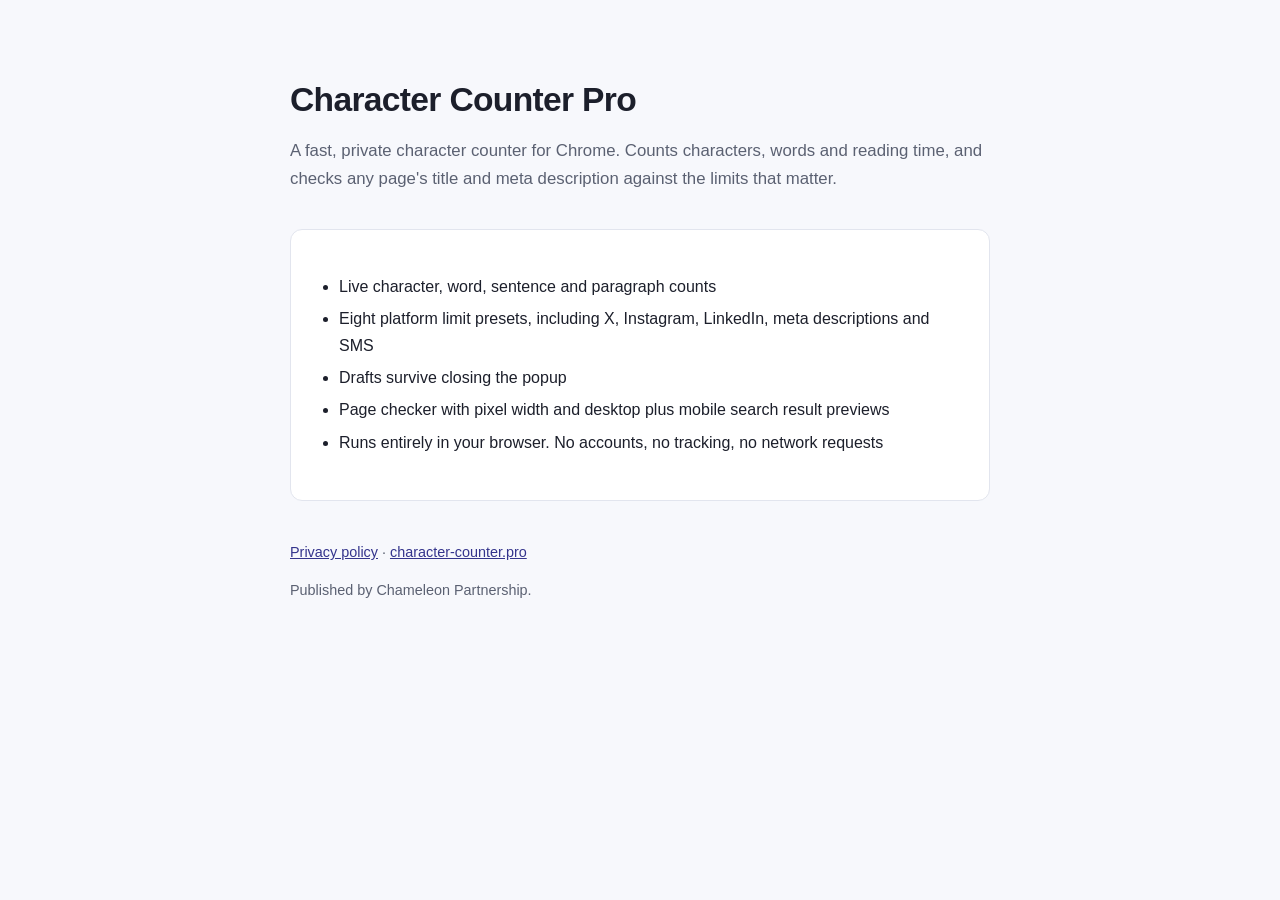
<file: docs/index.html>
<!doctype html>
<html lang="en-GB">
<head>
<meta charset="utf-8">
<meta name="viewport" content="width=device-width, initial-scale=1">
<title>Character Counter Pro | Chrome extension</title>
<style>
  :root { --text: #1c1f2b; --muted: #5b6172; --border: #e2e5ee; --accent: #34348C; }
  body { margin: 0; font-family: -apple-system, BlinkMacSystemFont, "Segoe UI", Roboto, Helvetica, Arial, sans-serif;
         color: var(--text); line-height: 1.65; background: #f7f8fc; }
  .wrap { max-width: 700px; margin: 0 auto; padding: 72px 24px; }
  h1 { font-size: 2.1rem; margin: 0 0 10px; letter-spacing: -0.02em; }
  .sub { color: var(--muted); font-size: 1.05rem; margin: 0 0 36px; }
  .card { background: #fff; border: 1px solid var(--border); border-radius: 12px; padding: 28px; }
  ul { padding-left: 20px; }
  li { margin: 6px 0; }
  a { color: var(--accent); }
  footer { margin-top: 40px; color: var(--muted); font-size: 0.9rem; }
</style>
</head>
<body>
<div class="wrap">
  <h1>Character Counter Pro</h1>
  <p class="sub">A fast, private character counter for Chrome. Counts characters, words and reading time, and checks any page's title and meta description against the limits that matter.</p>

  <div class="card">
    <ul>
      <li>Live character, word, sentence and paragraph counts</li>
      <li>Eight platform limit presets, including X, Instagram, LinkedIn, meta descriptions and SMS</li>
      <li>Drafts survive closing the popup</li>
      <li>Page checker with pixel width and desktop plus mobile search result previews</li>
      <li>Runs entirely in your browser. No accounts, no tracking, no network requests</li>
    </ul>
  </div>

  <footer>
    <p><a href="./privacy.html">Privacy policy</a> &middot; <a href="https://www.character-counter.pro">character-counter.pro</a></p>
    <p>Published by Chameleon Partnership.</p>
  </footer>
</div>
</body>
</html>
</file>
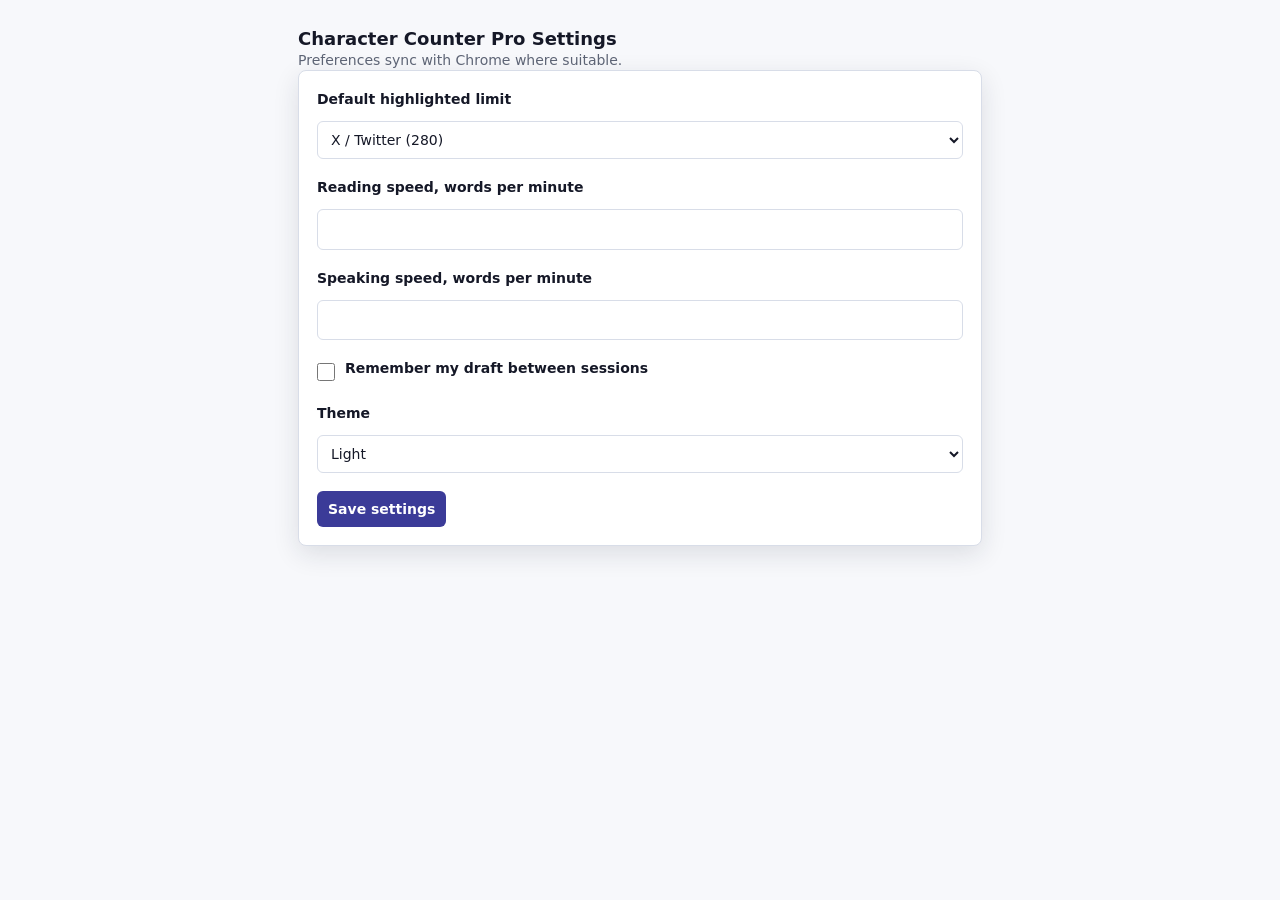
<file: options.html>
<!doctype html>
<html lang="en-GB">
<head>
  <meta charset="utf-8">
  <meta name="viewport" content="width=device-width, initial-scale=1">
  <title>Character Counter Pro Settings</title>
  <link rel="stylesheet" href="popup.css">
  <style>
    body {
      width: auto;
      min-height: 100vh;
    }

    .options-shell {
      max-width: 720px;
      margin: 0 auto;
      padding: 28px 18px;
    }

    .settings-panel {
      display: grid;
      gap: 18px;
      background: var(--panel);
      border: 1px solid var(--line);
      border-radius: 8px;
      padding: 18px;
      box-shadow: var(--shadow);
    }

    .field {
      display: grid;
      gap: 6px;
    }

    input,
    select {
      width: 100%;
      border: 1px solid var(--line);
      border-radius: 6px;
      padding: 9px;
      background: var(--panel);
      color: var(--text);
    }

    input[type="checkbox"] {
      width: 18px;
      height: 18px;
      margin: 0;
    }

    .toggle-row {
      display: flex;
      align-items: center;
      gap: 10px;
    }

    .form-actions {
      display: flex;
      align-items: center;
      gap: 12px;
    }

    #saveStatus {
      color: var(--muted);
    }
  </style>
</head>
<body>
  <main class="options-shell">
    <header class="topbar">
      <div>
        <h1>Character Counter Pro Settings</h1>
        <p>Preferences sync with Chrome where suitable.</p>
      </div>
    </header>

    <form id="settingsForm" class="settings-panel">
      <div class="field">
        <label for="defaultPreset">Default highlighted limit</label>
        <select id="defaultPreset" name="defaultPreset"></select>
      </div>

      <div class="field">
        <label for="readingWpm">Reading speed, words per minute</label>
        <input id="readingWpm" name="readingWpm" type="number" min="50" max="800" step="5">
      </div>

      <div class="field">
        <label for="speakingWpm">Speaking speed, words per minute</label>
        <input id="speakingWpm" name="speakingWpm" type="number" min="50" max="400" step="5">
      </div>

      <div class="field">
        <div class="toggle-row">
          <input id="rememberDraft" name="rememberDraft" type="checkbox">
          <label for="rememberDraft">Remember my draft between sessions</label>
        </div>
      </div>

      <div class="field">
        <label for="theme">Theme</label>
        <select id="theme" name="theme">
          <option value="light">Light</option>
          <option value="dark">Dark</option>
        </select>
      </div>

      <div class="form-actions">
        <button type="submit">Save settings</button>
        <span id="saveStatus" aria-live="polite"></span>
      </div>
    </form>
  </main>

  <script src="shared/count.js"></script>
  <script src="options.js"></script>
</body>
</html>
</file>
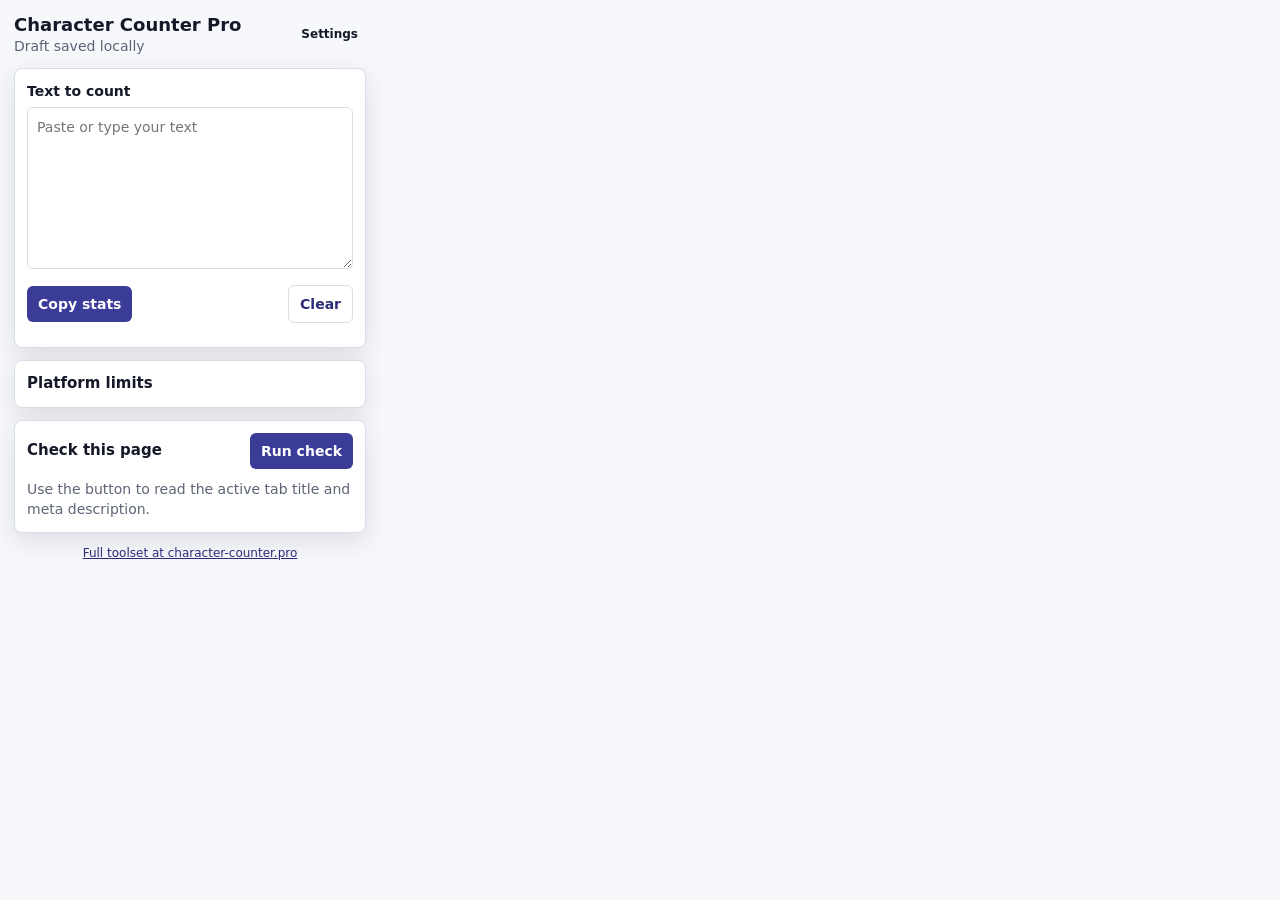
<file: popup.html>
<!doctype html>
<html lang="en-GB">
<head>
  <meta charset="utf-8">
  <meta name="viewport" content="width=device-width, initial-scale=1">
  <title>Character Counter Pro</title>
  <link rel="stylesheet" href="popup.css">
</head>
<body>
  <main class="popup-shell">
    <header class="topbar">
      <div>
        <h1>Character Counter Pro</h1>
        <p id="draftStatus">Draft saved locally</p>
      </div>
      <a class="icon-link" href="options.html" aria-label="Open settings" title="Settings">Settings</a>
    </header>

    <section class="counter-panel" aria-label="Text counter">
      <label for="draftText">Text to count</label>
      <textarea id="draftText" rows="7" spellcheck="true" placeholder="Paste or type your text"></textarea>

      <div class="toolbar" aria-label="Text actions">
        <button id="copyStats" type="button">Copy stats</button>
        <button id="clearText" type="button" class="secondary">Clear</button>
      </div>

      <div id="counts" class="counts-grid" aria-live="polite"></div>
    </section>

    <section class="limits-panel" aria-label="Platform limits">
      <h2>Platform limits</h2>
      <div id="limits"></div>
    </section>

    <section class="serp-panel" aria-label="SERP length checker">
      <div class="section-header">
        <h2>Check this page</h2>
        <button id="checkPage" type="button">Run check</button>
      </div>
      <div id="pageResult" class="page-result" aria-live="polite">
        <p>Use the button to read the active tab title and meta description.</p>
      </div>
    </section>

    <footer>
      <a href="https://www.character-counter.pro" target="_blank" rel="noopener noreferrer">Full toolset at character-counter.pro</a>
    </footer>
  </main>

  <script src="shared/count.js"></script>
  <script src="popup.js"></script>
</body>
</html>
</file>
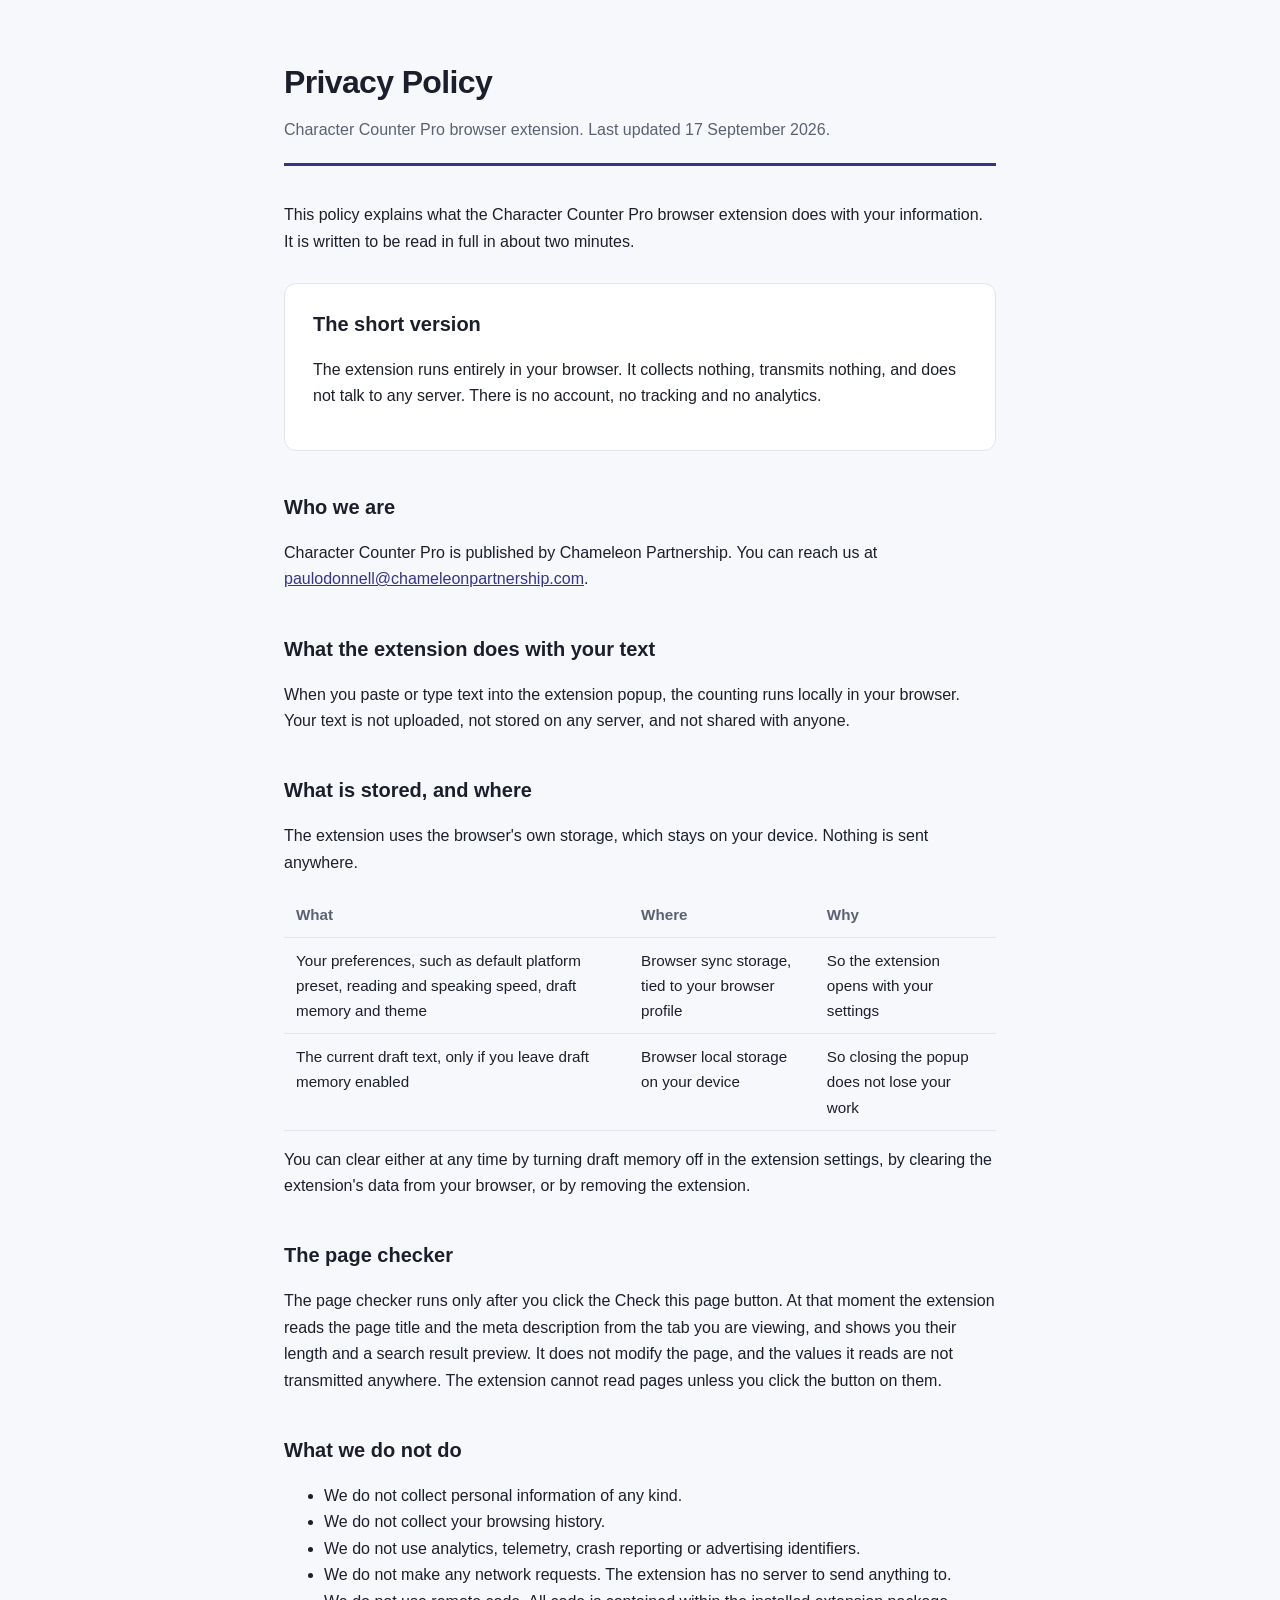
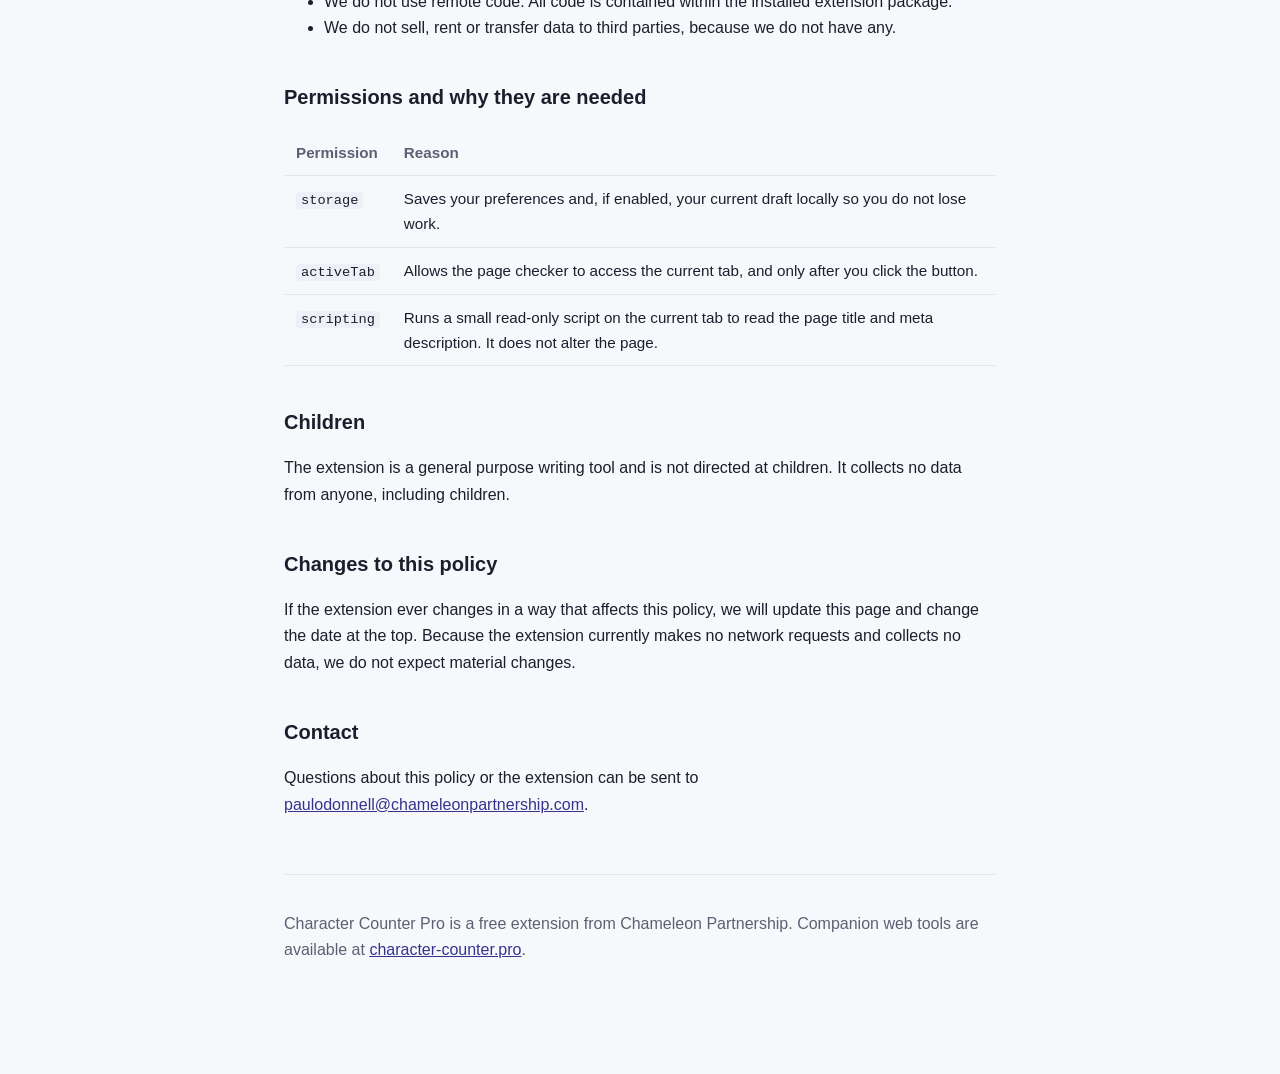
<file: docs/privacy.html>
<!doctype html>
<html lang="en-GB">
<head>
<meta charset="utf-8">
<meta name="viewport" content="width=device-width, initial-scale=1">
<title>Privacy Policy | Character Counter Pro extension</title>
<style>
  :root { --text: #1c1f2b; --muted: #5b6172; --border: #e2e5ee; --accent: #34348C; }
  * { box-sizing: border-box; }
  body { margin: 0; font-family: -apple-system, BlinkMacSystemFont, "Segoe UI", Roboto, Helvetica, Arial, sans-serif;
         color: var(--text); line-height: 1.65; background: #f7f8fc; }
  .wrap { max-width: 760px; margin: 0 auto; padding: 56px 24px 96px; }
  header { border-bottom: 3px solid var(--accent); padding-bottom: 20px; margin-bottom: 36px; }
  h1 { font-size: 2rem; margin: 0 0 8px; letter-spacing: -0.02em; }
  .sub { color: var(--muted); margin: 0; }
  h2 { font-size: 1.25rem; margin: 40px 0 12px; }
  p, li { font-size: 1rem; }
  .card { background: #fff; border: 1px solid var(--border); border-radius: 12px; padding: 24px 28px; margin: 28px 0; }
  .card h2 { margin-top: 0; }
  table { width: 100%; border-collapse: collapse; margin: 16px 0; font-size: 0.95rem; }
  th, td { text-align: left; padding: 10px 12px; border-bottom: 1px solid var(--border); vertical-align: top; }
  th { color: var(--muted); font-weight: 600; }
  code { background: #eef0f7; padding: 1px 5px; border-radius: 4px; font-size: 0.9em; }
  footer { margin-top: 56px; padding-top: 20px; border-top: 1px solid var(--border); color: var(--muted); font-size: 0.9rem; }
  a { color: var(--accent); }
</style>
</head>
<body>
<div class="wrap">

<header>
  <h1>Privacy Policy</h1>
  <p class="sub">Character Counter Pro browser extension. Last updated 17 September 2026.</p>
</header>

<p>This policy explains what the Character Counter Pro browser extension does with your information. It is written to be read in full in about two minutes.</p>

<div class="card">
  <h2>The short version</h2>
  <p>The extension runs entirely in your browser. It collects nothing, transmits nothing, and does not talk to any server. There is no account, no tracking and no analytics.</p>
</div>

<h2>Who we are</h2>
<p>Character Counter Pro is published by Chameleon Partnership. You can reach us at <a href="mailto:paulodonnell@chameleonpartnership.com">paulodonnell@chameleonpartnership.com</a>.</p>

<h2>What the extension does with your text</h2>
<p>When you paste or type text into the extension popup, the counting runs locally in your browser. Your text is not uploaded, not stored on any server, and not shared with anyone.</p>

<h2>What is stored, and where</h2>
<p>The extension uses the browser's own storage, which stays on your device. Nothing is sent anywhere.</p>
<table>
  <thead><tr><th>What</th><th>Where</th><th>Why</th></tr></thead>
  <tbody>
    <tr><td>Your preferences, such as default platform preset, reading and speaking speed, draft memory and theme</td><td>Browser sync storage, tied to your browser profile</td><td>So the extension opens with your settings</td></tr>
    <tr><td>The current draft text, only if you leave draft memory enabled</td><td>Browser local storage on your device</td><td>So closing the popup does not lose your work</td></tr>
  </tbody>
</table>
<p>You can clear either at any time by turning draft memory off in the extension settings, by clearing the extension's data from your browser, or by removing the extension.</p>

<h2>The page checker</h2>
<p>The page checker runs only after you click the Check this page button. At that moment the extension reads the page title and the meta description from the tab you are viewing, and shows you their length and a search result preview. It does not modify the page, and the values it reads are not transmitted anywhere. The extension cannot read pages unless you click the button on them.</p>

<h2>What we do not do</h2>
<ul>
  <li>We do not collect personal information of any kind.</li>
  <li>We do not collect your browsing history.</li>
  <li>We do not use analytics, telemetry, crash reporting or advertising identifiers.</li>
  <li>We do not make any network requests. The extension has no server to send anything to.</li>
  <li>We do not use remote code. All code is contained within the installed extension package.</li>
  <li>We do not sell, rent or transfer data to third parties, because we do not have any.</li>
</ul>

<h2>Permissions and why they are needed</h2>
<table>
  <thead><tr><th>Permission</th><th>Reason</th></tr></thead>
  <tbody>
    <tr><td><code>storage</code></td><td>Saves your preferences and, if enabled, your current draft locally so you do not lose work.</td></tr>
    <tr><td><code>activeTab</code></td><td>Allows the page checker to access the current tab, and only after you click the button.</td></tr>
    <tr><td><code>scripting</code></td><td>Runs a small read-only script on the current tab to read the page title and meta description. It does not alter the page.</td></tr>
  </tbody>
</table>

<h2>Children</h2>
<p>The extension is a general purpose writing tool and is not directed at children. It collects no data from anyone, including children.</p>

<h2>Changes to this policy</h2>
<p>If the extension ever changes in a way that affects this policy, we will update this page and change the date at the top. Because the extension currently makes no network requests and collects no data, we do not expect material changes.</p>

<h2>Contact</h2>
<p>Questions about this policy or the extension can be sent to <a href="mailto:paulodonnell@chameleonpartnership.com">paulodonnell@chameleonpartnership.com</a>.</p>

<footer>
  <p>Character Counter Pro is a free extension from Chameleon Partnership. Companion web tools are available at <a href="https://www.character-counter.pro">character-counter.pro</a>.</p>
</footer>

</div>
</body>
</html>
</file>
<file: popup.css>
:root {
  color-scheme: light;
  --bg: #f7f8fb;
  --panel: #ffffff;
  --text: #151827;
  --muted: #5d6475;
  --line: #d8dde8;
  --brand: #3b3b98;
  --brand-strong: #2b2b78;
  --focus: #b0316a;
  --ok: #1f7a4d;
  --near: #9a5c00;
  --over: #b42318;
  --shadow: 0 8px 26px rgba(27, 31, 49, 0.12);
}

body.dark {
  color-scheme: dark;
  --bg: #10131a;
  --panel: #1b2030;
  --text: #f4f6fb;
  --muted: #bbc3d2;
  --line: #394154;
  --brand: #8ea4ff;
  --brand-strong: #b8c5ff;
  --focus: #ffb357;
  --ok: #6fd39d;
  --near: #ffd27a;
  --over: #ff978f;
  --shadow: none;
}

* {
  box-sizing: border-box;
}

body {
  width: 380px;
  min-height: 560px;
  margin: 0;
  background: var(--bg);
  color: var(--text);
  font: 14px/1.45 system-ui, -apple-system, BlinkMacSystemFont, "Segoe UI", sans-serif;
}

button,
textarea,
select,
input,
a {
  font: inherit;
}

button:focus-visible,
textarea:focus-visible,
a:focus-visible {
  outline: 3px solid var(--focus);
  outline-offset: 2px;
}

.popup-shell {
  display: flex;
  flex-direction: column;
  gap: 12px;
  padding: 14px;
}

.topbar,
.section-header,
.toolbar {
  display: flex;
  align-items: center;
  justify-content: space-between;
  gap: 10px;
}

h1,
h2,
p {
  margin: 0;
}

h1 {
  font-size: 18px;
  line-height: 1.2;
}

h2 {
  font-size: 15px;
}

.topbar p,
.hint,
footer,
.page-result {
  color: var(--muted);
}

.icon-link {
  display: inline-flex;
  min-width: 34px;
  height: 34px;
  align-items: center;
  justify-content: center;
  border-radius: 6px;
  padding: 0 8px;
  color: var(--text);
  font-size: 12px;
  font-weight: 700;
  text-decoration: none;
}

.counter-panel,
.limits-panel,
.serp-panel {
  background: var(--panel);
  border: 1px solid var(--line);
  border-radius: 8px;
  padding: 12px;
  box-shadow: var(--shadow);
}

label {
  display: block;
  margin-bottom: 6px;
  font-weight: 650;
}

textarea {
  width: 100%;
  min-height: 124px;
  resize: vertical;
  border: 1px solid var(--line);
  border-radius: 6px;
  padding: 9px;
  background: var(--panel);
  color: var(--text);
}

.toolbar {
  margin-top: 10px;
}

button {
  border: 0;
  border-radius: 6px;
  padding: 8px 11px;
  background: var(--brand);
  color: #ffffff;
  cursor: pointer;
  font-weight: 700;
}

button.secondary {
  background: transparent;
  color: var(--brand-strong);
  border: 1px solid var(--line);
}

.counts-grid {
  display: grid;
  grid-template-columns: repeat(2, minmax(0, 1fr));
  gap: 8px;
  margin-top: 12px;
}

.metric {
  border: 1px solid var(--line);
  border-radius: 6px;
  padding: 8px;
}

.metric strong {
  display: block;
  font-size: 18px;
}

.metric span,
.limit-meta {
  color: var(--muted);
  font-size: 12px;
}

.limit-row {
  margin-top: 10px;
}

.limit-label {
  display: flex;
  align-items: baseline;
  justify-content: space-between;
  gap: 8px;
  font-size: 12px;
}

.limit-label strong {
  color: var(--text);
}

.track {
  height: 8px;
  margin-top: 5px;
  overflow: hidden;
  border-radius: 999px;
  background: color-mix(in srgb, var(--line) 75%, transparent);
}

.fill {
  height: 100%;
  background: var(--ok);
}

.fill.near {
  background: var(--near);
}

.fill.over {
  background: var(--over);
}

.highlight {
  outline: 2px solid var(--brand);
  outline-offset: 3px;
}

.page-result {
  margin-top: 10px;
}

.serp-card {
  margin-top: 10px;
  border: 1px solid var(--line);
  border-radius: 6px;
  padding: 10px;
  background: var(--bg);
}

.serp-url {
  color: var(--ok);
  font-size: 12px;
  overflow-wrap: anywhere;
}

.serp-title {
  color: #1a0dab;
  font-size: 16px;
  line-height: 1.25;
}

body.dark .serp-title {
  color: #9cb5ff;
}

.serp-desc {
  color: var(--text);
  font-size: 13px;
}

.status-list {
  display: grid;
  gap: 8px;
}

.status {
  border-left: 4px solid var(--line);
  padding-left: 8px;
}

.status.good {
  border-color: var(--ok);
}

.status.short {
  border-color: var(--near);
}

.status.long {
  border-color: var(--over);
}

footer {
  text-align: center;
  font-size: 12px;
}

footer a {
  color: var(--brand-strong);
}
</file>
